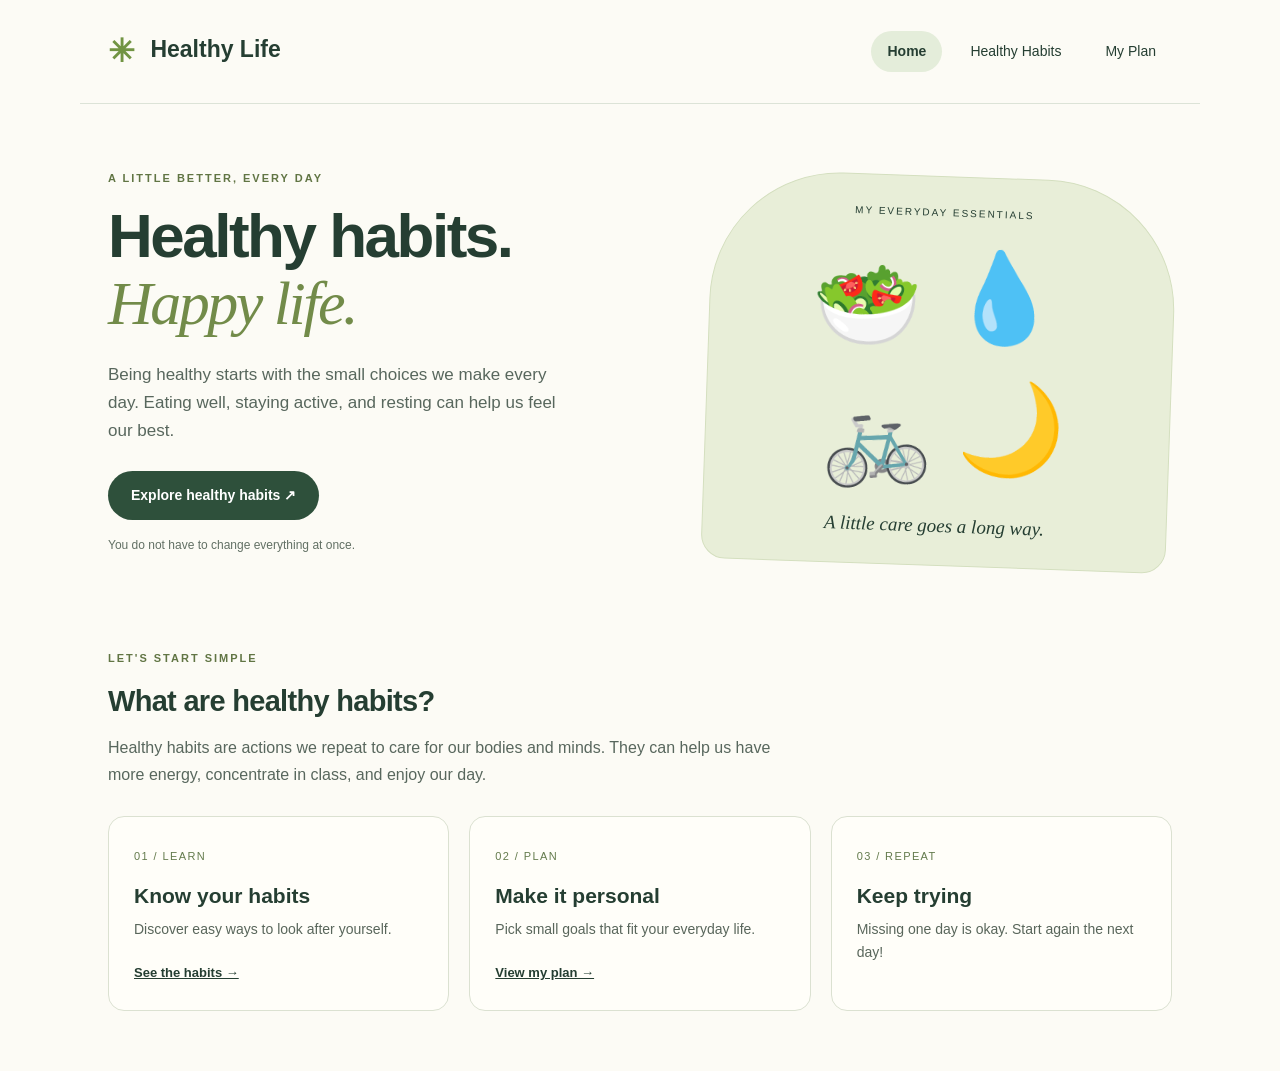
<file: index.html>
<!doctype html>
<html lang="en">
  <head>
    <meta charset="UTF-8">
    <meta name="viewport" content="width=device-width, initial-scale=1">
    <title>Home | Healthy Life</title>
    <link rel="stylesheet" href="style.css">
  </head>
  <body>
    <header>
      <a class="brand" href="index.html"><span>✳</span> Healthy Life</a>
      <nav aria-label="Main navigation">
        <a href="index.html" aria-current="page">Home</a>
        <a href="habits.html">Healthy Habits</a>
        <a href="plan.html">My Plan</a>
      </nav>
    </header>
    <main>
      <section class="hero">
        <div>
          <p class="eyebrow">A LITTLE BETTER, EVERY DAY</p>
          <h1>Healthy habits.<br><em>Happy life.</em></h1>
          <p class="intro">Being healthy starts with the small choices we make every day. Eating well, staying active, and resting can help us feel our best.</p>
          <a class="button" href="habits.html">Explore healthy habits ↗</a>
          <p class="small">You do not have to change everything at once.</p>
        </div>
        <div class="hero-art">
          <span class="art-label">MY EVERYDAY ESSENTIALS</span>
          <div class="art-icons" role="img" aria-label="A salad, water, a bicycle, and a moon represent healthy daily habits">🥗 💧<br>🚲 🌙</div>
          <span class="art-note">A little care goes a long way.</span>
        </div>
      </section>
      <section>
        <p class="eyebrow">LET'S START SIMPLE</p>
        <h2>What are healthy habits?</h2>
        <p class="section-intro">Healthy habits are actions we repeat to care for our bodies and minds. They can help us have more energy, concentrate in class, and enjoy our day.</p>
        <div class="three">
          <article class="mini">
            <span>01 / LEARN</span>
            <h3>Know your habits</h3>
            <p>Discover easy ways to look after yourself.</p>
            <a href="habits.html">See the habits →</a>
          </article>
          <article class="mini">
            <span>02 / PLAN</span>
            <h3>Make it personal</h3>
            <p>Pick small goals that fit your everyday life.</p>
            <a href="plan.html">View my plan →</a>
          </article>
          <article class="mini">
            <span>03 / REPEAT</span>
            <h3>Keep trying</h3>
            <p>Missing one day is okay. Start again the next day!</p>
          </article>
        </div>
      </section>
    </main>
  </body>
</html>
</file>
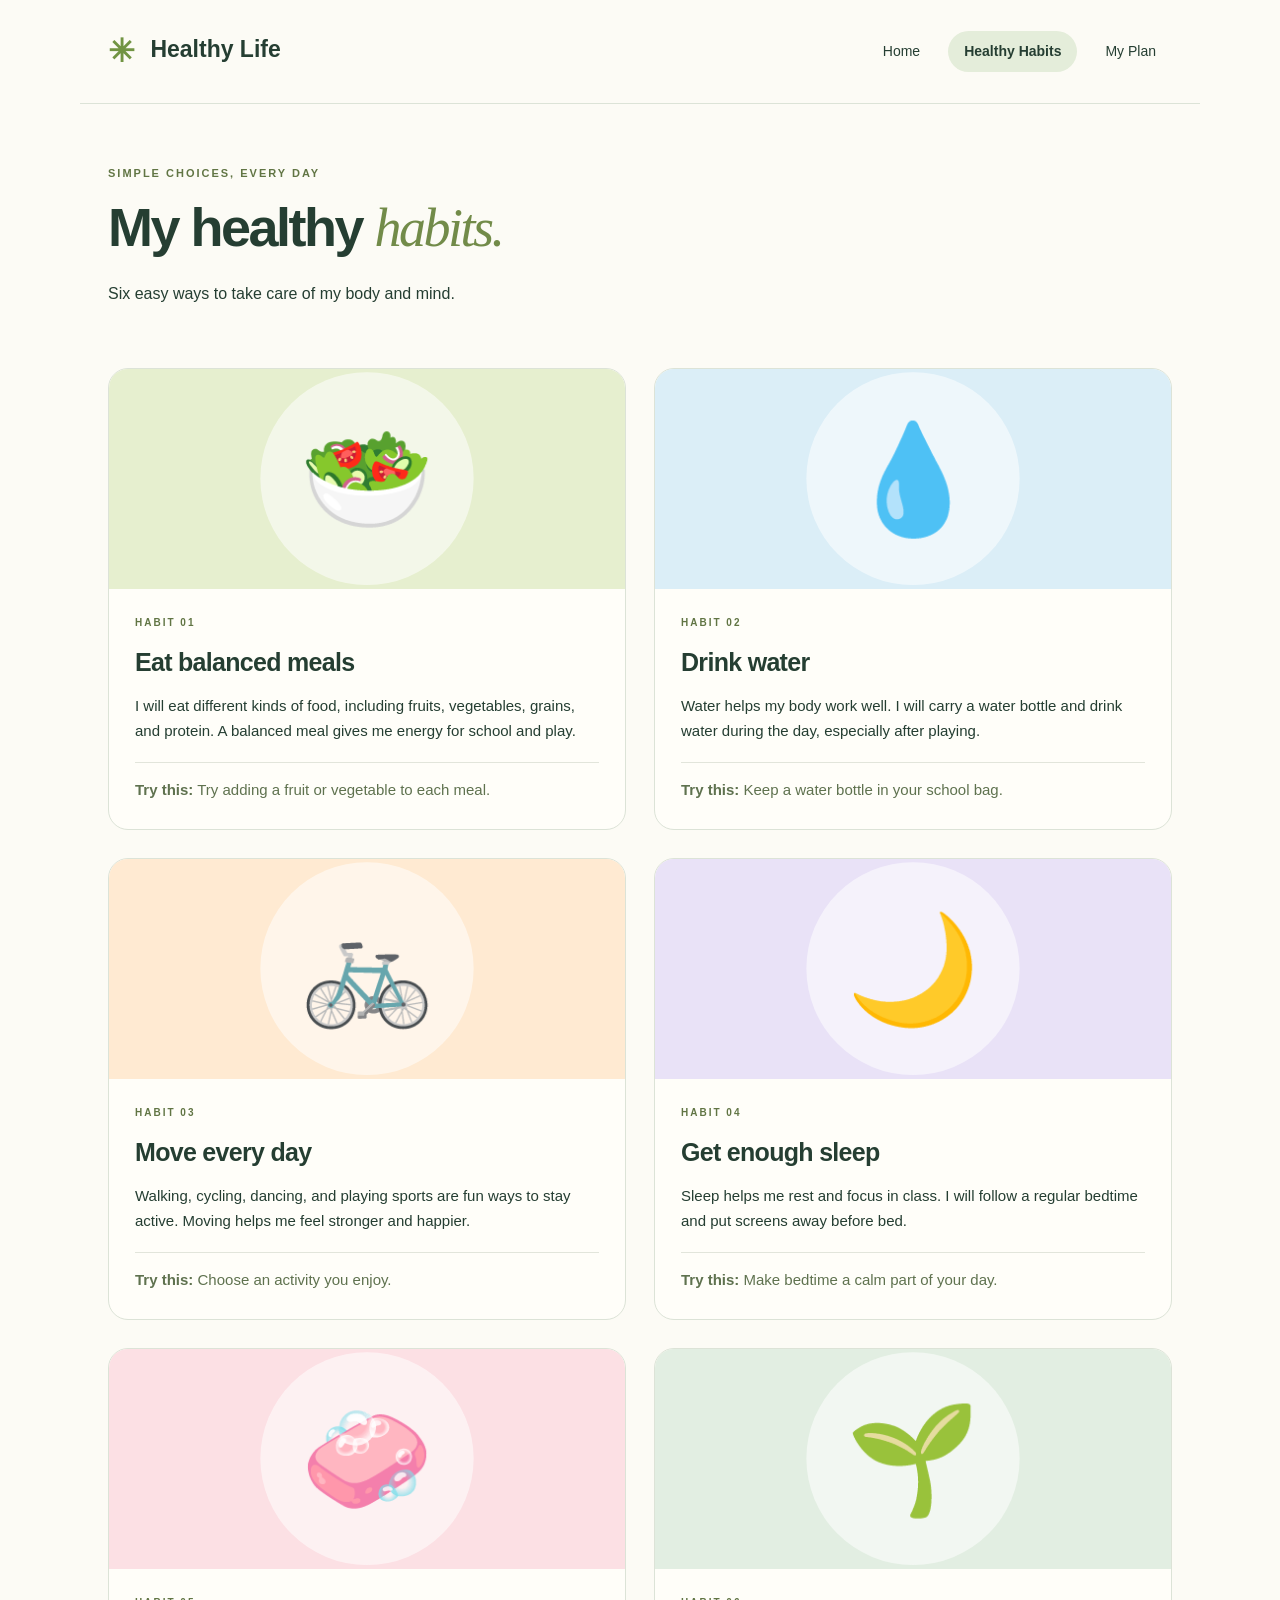
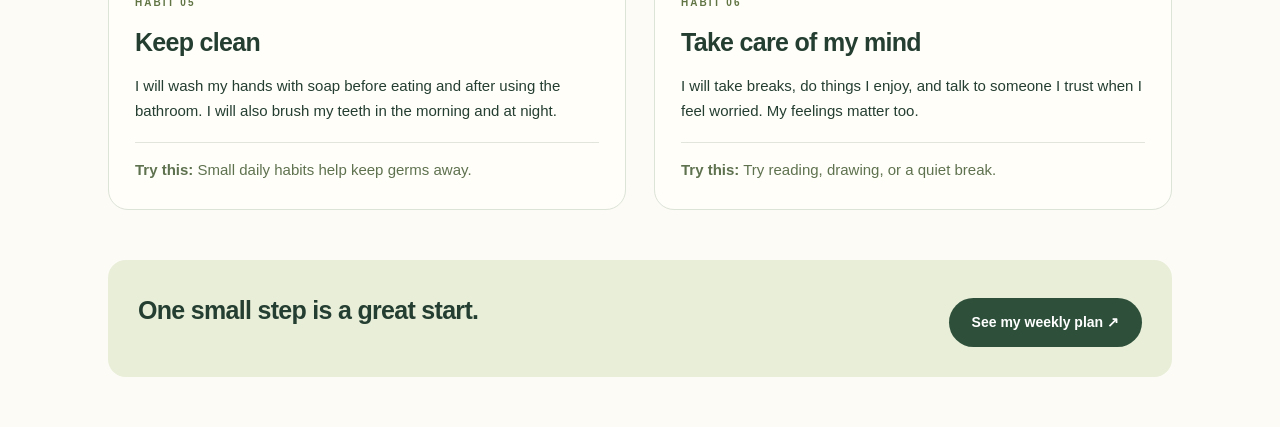
<file: habits.html>
<!doctype html>
<html lang="en">
  <head>
    <meta charset="UTF-8">
    <meta name="viewport" content="width=device-width, initial-scale=1">
    <title>Healthy Habits | Healthy Life</title>
    <link rel="stylesheet" href="style.css">
  </head>
  <body>
    <header>
      <a class="brand" href="index.html"><span>✳</span> Healthy Life</a>
      <nav aria-label="Main navigation">
        <a href="index.html">Home</a>
        <a href="habits.html" aria-current="page">Healthy Habits</a>
        <a href="plan.html">My Plan</a>
      </nav>
    </header>
    <main>
      <section class="page-heading">
        <p class="eyebrow">SIMPLE CHOICES, EVERY DAY</p>
        <h1>My healthy <em>habits.</em></h1>
        <p>Six easy ways to take care of my body and mind.</p>
      </section>
      <div class="habit-grid">
        <article class="habit">
          <img src="images/food.svg" alt="Illustration for eat balanced meals" width="600" height="360">
          <div class="habit-text">
            <p class="eyebrow">HABIT 01</p>
            <h2>Eat balanced meals</h2>
            <p>I will eat different kinds of food, including fruits, vegetables, grains, and protein. A balanced meal gives me energy for school and play.</p>
            <p class="tip"><strong>Try this:</strong> Try adding a fruit or vegetable to each meal.</p>
          </div>
        </article>
        <article class="habit">
          <img src="images/water.svg" alt="Illustration for drink water" width="600" height="360">
          <div class="habit-text">
            <p class="eyebrow">HABIT 02</p>
            <h2>Drink water</h2>
            <p>Water helps my body work well. I will carry a water bottle and drink water during the day, especially after playing.</p>
            <p class="tip"><strong>Try this:</strong> Keep a water bottle in your school bag.</p>
          </div>
        </article>
        <article class="habit">
          <img src="images/move.svg" alt="Illustration for move every day" width="600" height="360">
          <div class="habit-text">
            <p class="eyebrow">HABIT 03</p>
            <h2>Move every day</h2>
            <p>Walking, cycling, dancing, and playing sports are fun ways to stay active. Moving helps me feel stronger and happier.</p>
            <p class="tip"><strong>Try this:</strong> Choose an activity you enjoy.</p>
          </div>
        </article>
        <article class="habit">
          <img src="images/sleep.svg" alt="Illustration for get enough sleep" width="600" height="360">
          <div class="habit-text">
            <p class="eyebrow">HABIT 04</p>
            <h2>Get enough sleep</h2>
            <p>Sleep helps me rest and focus in class. I will follow a regular bedtime and put screens away before bed.</p>
            <p class="tip"><strong>Try this:</strong> Make bedtime a calm part of your day.</p>
          </div>
        </article>
        <article class="habit">
          <img src="images/clean.svg" alt="Illustration for keep clean" width="600" height="360">
          <div class="habit-text">
            <p class="eyebrow">HABIT 05</p>
            <h2>Keep clean</h2>
            <p>I will wash my hands with soap before eating and after using the bathroom. I will also brush my teeth in the morning and at night.</p>
            <p class="tip"><strong>Try this:</strong> Small daily habits help keep germs away.</p>
          </div>
        </article>
        <article class="habit">
          <img src="images/mind.svg" alt="Illustration for take care of my mind" width="600" height="360">
          <div class="habit-text">
            <p class="eyebrow">HABIT 06</p>
            <h2>Take care of my mind</h2>
            <p>I will take breaks, do things I enjoy, and talk to someone I trust when I feel worried. My feelings matter too.</p>
            <p class="tip"><strong>Try this:</strong> Try reading, drawing, or a quiet break.</p>
          </div>
        </article>
      </div>
      <aside class="callout">
        <h2>One small step is a great start.</h2>
        <a class="button" href="plan.html">See my weekly plan ↗</a>
      </aside>
    </main>
  </body>
</html>
</file>
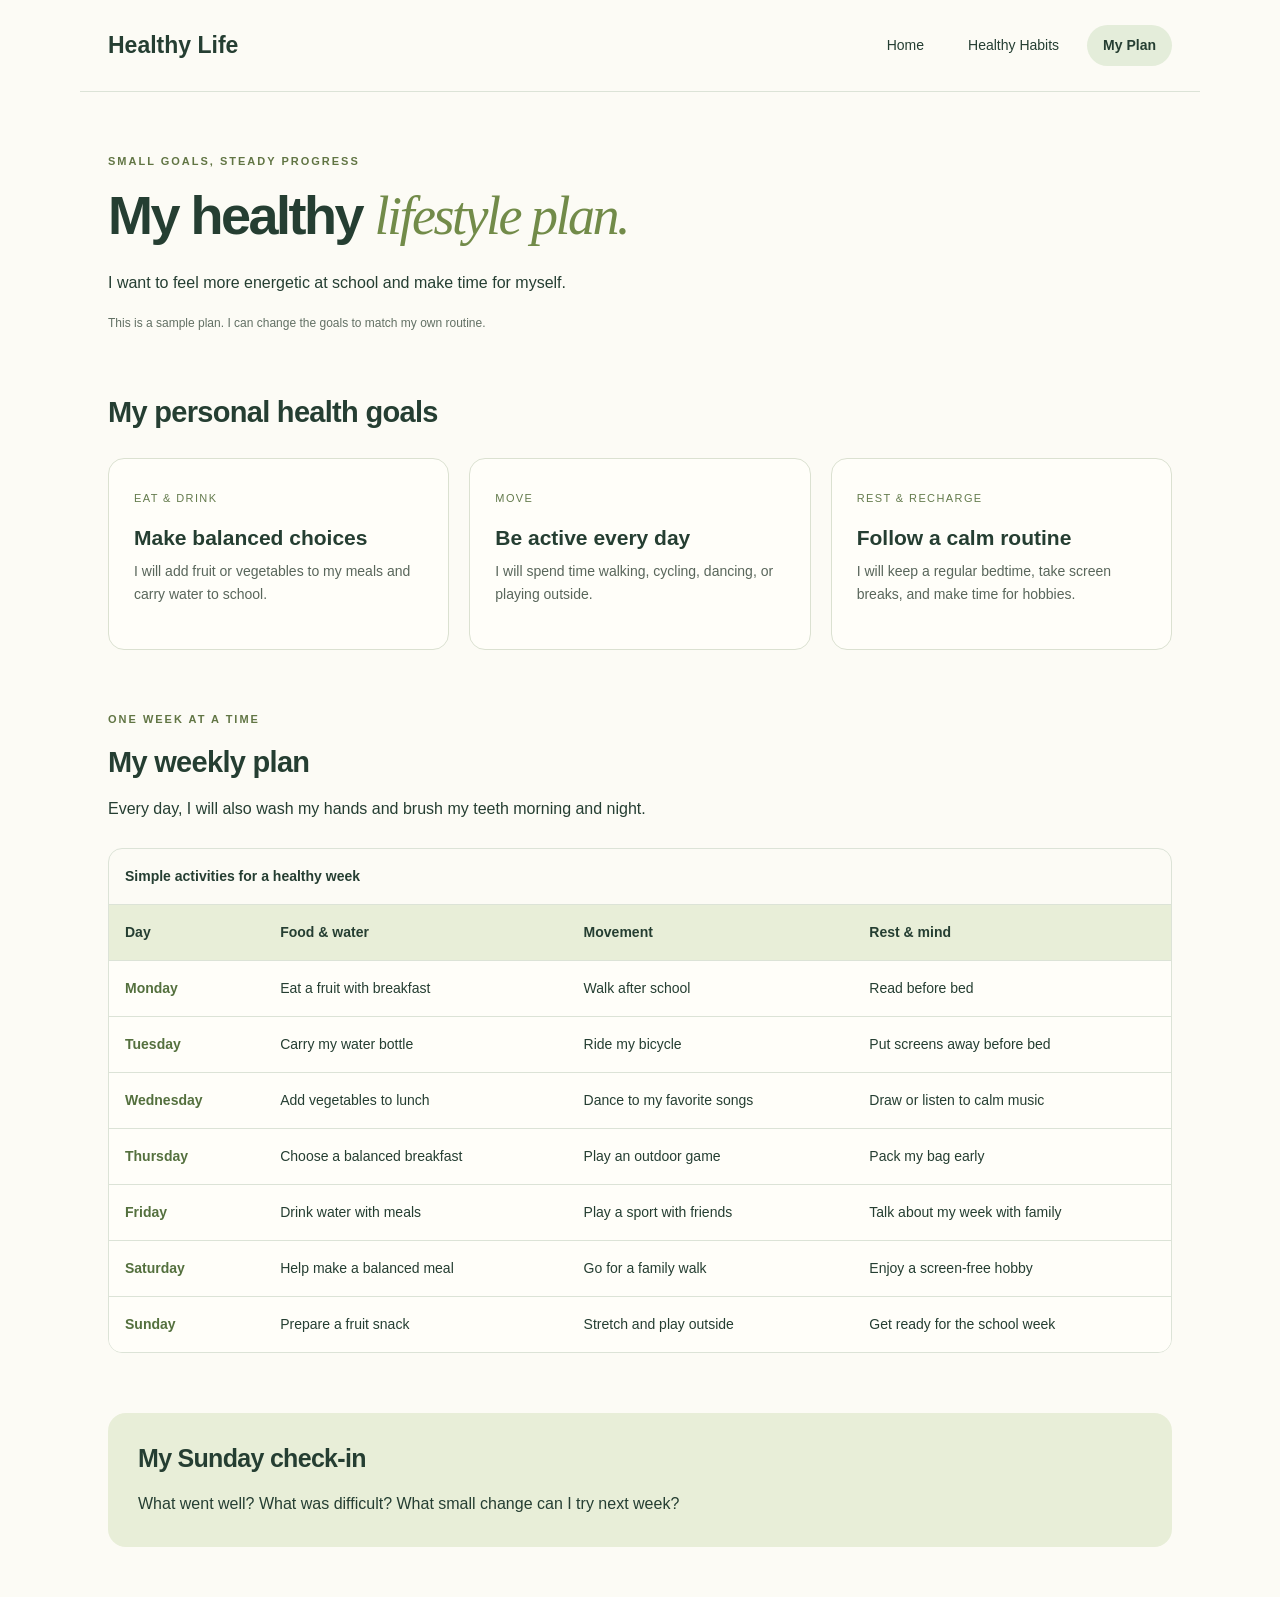
<file: plan.html>
<!doctype html>
<html lang="en">
  <head>
    <meta charset="UTF-8">
    <meta name="viewport" content="width=device-width, initial-scale=1">
    <title>My Healthy Lifestyle Plan | Healthy Life</title>
    <link rel="stylesheet" href="style.css">
  </head>
  <body>
    <header>
      <a class="brand" href="index.html">Healthy Life</a>
      <nav aria-label="Main navigation">
        <a href="index.html">Home</a>
        <a href="habits.html">Healthy Habits</a>
        <a href="plan.html" aria-current="page">My Plan</a>
      </nav>
    </header>
    <main>
      <section class="page-heading">
        <p class="eyebrow">SMALL GOALS, STEADY PROGRESS</p>
        <h1>My healthy <em>lifestyle plan.</em></h1>
        <p>I want to feel more energetic at school and make time for myself.</p>
        <p class="small">This is a sample plan. I can change the goals to match my own routine.</p>
      </section>
      <section>
        <h2>My personal health goals</h2>
        <div class="three">
          <article class="mini">
            <span>EAT & DRINK</span>
            <h3>Make balanced choices</h3>
            <p>I will add fruit or vegetables to my meals and carry water to school.</p>
          </article>
          <article class="mini">
            <span>MOVE</span>
            <h3>Be active every day</h3>
            <p>I will spend time walking, cycling, dancing, or playing outside.</p>
          </article>
          <article class="mini">
            <span>REST & RECHARGE</span>
            <h3>Follow a calm routine</h3>
            <p>I will keep a regular bedtime, take screen breaks, and make time for hobbies.</p>
          </article>
        </div>
      </section>
      <section>
        <p class="eyebrow">ONE WEEK AT A TIME</p>
        <h2>My weekly plan</h2>
        <p>Every day, I will also wash my hands and brush my teeth morning and night.</p>
        <div class="table-wrap">
          <table>
            <caption>Simple activities for a healthy week</caption>
            <thead>
              <tr>
                <th scope="col">Day</th>
                <th scope="col">Food & water</th>
                <th scope="col">Movement</th>
                <th scope="col">Rest & mind</th>
              </tr>
            </thead>
            <tbody>
              <tr>
                <th scope="row">Monday</th>
                <td>Eat a fruit with breakfast</td>
                <td>Walk after school</td>
                <td>Read before bed</td>
              </tr>
              <tr>
                <th scope="row">Tuesday</th>
                <td>Carry my water bottle</td>
                <td>Ride my bicycle</td>
                <td>Put screens away before bed</td>
              </tr>
              <tr>
                <th scope="row">Wednesday</th>
                <td>Add vegetables to lunch</td>
                <td>Dance to my favorite songs</td>
                <td>Draw or listen to calm music</td>
              </tr>
              <tr>
                <th scope="row">Thursday</th>
                <td>Choose a balanced breakfast</td>
                <td>Play an outdoor game</td>
                <td>Pack my bag early</td>
              </tr>
              <tr>
                <th scope="row">Friday</th>
                <td>Drink water with meals</td>
                <td>Play a sport with friends</td>
                <td>Talk about my week with family</td>
              </tr>
              <tr>
                <th scope="row">Saturday</th>
                <td>Help make a balanced meal</td>
                <td>Go for a family walk</td>
                <td>Enjoy a screen-free hobby</td>
              </tr>
              <tr>
                <th scope="row">Sunday</th>
                <td>Prepare a fruit snack</td>
                <td>Stretch and play outside</td>
                <td>Get ready for the school week</td>
              </tr>
            </tbody>
          </table>
        </div>
      </section>
      <aside class="callout">
        <div>
          <h2>My Sunday check-in</h2>
          <p>What went well? What was difficult? What small change can I try next week?</p>
        </div>
      </aside>
    </main>
  </body>
</html>
</file>
<file: style.css>
* {
  box-sizing: border-box;
}

body {
  margin: 0;
  background: #fcfbf5;
  color: #253e32;
  font-family: Arial, sans-serif;
  line-height: 1.65;
}

a {
  color: inherit;
}

header,
main,
footer {
  max-width: 1120px;
  margin: auto;
}

header {
  display: flex;
  align-items: center;
  justify-content: space-between;
  padding: 25px 28px;
  border-bottom: 1px solid #dce3d7;
}

.brand {
  text-decoration: none;
  font-size: 23px;
  font-weight: bold;
}

.brand span {
  color: #719443;
  font-size: 32px;
  vertical-align: middle;
  margin-right: 9px;
}

nav {
  display: flex;
  gap: 12px;
}

nav a {
  text-decoration: none;
  padding: 9px 16px;
  border-radius: 30px;
  font-size: 14px;
}

nav a[aria-current] {
  background: #e4edda;
  font-weight: bold;
}

nav a:hover {
  background: #edf1e6;
}

main {
  padding: 0 28px;
}

section {
  margin: 60px 0;
}

.hero {
  display: grid;
  grid-template-columns: 1.15fr 1fr;
  gap: 65px;
  align-items: center;
  margin: 65px 0 75px;
}

.eyebrow {
  font-size: 11px;
  letter-spacing: 2px;
  font-weight: bold;
  color: #617544;
  margin: 0 0 16px;
}

h1 {
  font-size: 62px;
  line-height: 1.08;
  letter-spacing: -2.5px;
  margin: 0 0 24px;
}

h1 em {
  font-family: Georgia, serif;
  font-weight: normal;
  color: #728b49;
}

h2 {
  font-size: 29px;
  line-height: 1.25;
  letter-spacing: -0.7px;
  margin: 0 0 16px;
}

h3 {
  font-size: 21px;
  line-height: 1.3;
  margin: 14px 0 8px;
}

p {
  margin: 0 0 18px;
}

.intro {
  font-size: 17px;
  max-width: 470px;
  color: #58675d;
}

.button {
  display: inline-block;
  background: #2e503b;
  color: white;
  padding: 13px 23px;
  border-radius: 30px;
  text-decoration: none;
  font-weight: bold;
  font-size: 14px;
  margin: 8px 0 16px;
}

.button:hover {
  background: #496845;
}

.small {
  font-size: 12px;
  color: #627064;
}

.hero-art {
  background: #e8eed8;
  border-radius: 130px 130px 24px 24px;
  min-height: 390px;
  display: flex;
  align-items: center;
  justify-content: center;
  flex-direction: column;
  transform: rotate(2deg);
  border: 1px solid #d4dfbf;
}

.art-label {
  font-size: 10px;
  letter-spacing: 2px;
}

.art-icons {
  font-family: "Segoe UI Emoji", sans-serif;
  font-size: 88px;
  line-height: 1.5;
  transform: rotate(-5deg);
  margin: 15px;
}

.art-note {
  font: italic 19px Georgia, serif;
}

.section-intro {
  max-width: 670px;
  color: #58675d;
}

.three {
  display: grid;
  grid-template-columns: repeat(3, 1fr);
  gap: 20px;
  margin-top: 28px;
}

.mini {
  border: 1px solid #dbe1d1;
  border-radius: 16px;
  padding: 25px;
  background: #fffef9;
}

.mini > span {
  font-size: 11px;
  letter-spacing: 1.4px;
  color: #647b4d;
}

.mini p {
  color: #59665b;
  font-size: 14px;
}

.mini a {
  font-size: 13px;
  font-weight: bold;
}

.page-heading {
  max-width: 800px;
}

.page-heading h1 {
  font-size: 54px;
}

.habit-grid {
  display: grid;
  grid-template-columns: repeat(2, 1fr);
  gap: 28px;
}

.habit {
  background: #fffef9;
  border: 1px solid #dce3d7;
  border-radius: 20px;
  overflow: hidden;
}

.habit img {
  display: block;
  width: 100%;
  height: 220px;
  object-fit: cover;
}

.habit-text {
  padding: 26px;
}

.habit-text h2 {
  font-size: 25px;
}

.habit-text p {
  font-size: 15px;
}

.habit-text .eyebrow {
  font-size: 10px;
}

.tip {
  padding-top: 15px;
  border-top: 1px solid #e2e5db;
  color: #5f724f;
  margin-bottom: 0;
}

.callout {
  display: flex;
  align-items: center;
  justify-content: space-between;
  gap: 25px;
  background: #e8eed8;
  padding: 30px;
  border-radius: 18px;
  margin: 50px 0;
}

.callout h2 {
  font-size: 25px;
}

.callout p,
.callout .button {
  margin-bottom: 0;
}

.star {
  font-size: 65px;
  color: #748e47;
}

.table-wrap {
  overflow-x: auto;
  border: 1px solid #dce3d7;
  border-radius: 14px;
  margin-top: 25px;
}

table {
  width: 100%;
  border-collapse: collapse;
  font-size: 14px;
  background: #fffef9;
}

caption {
  text-align: left;
  padding: 16px;
  font-weight: bold;
}

th,
td {
  text-align: left;
  padding: 16px;
  border-top: 1px solid #dce3d7;
}

thead {
  background: #e8eed8;
}

tbody th {
  color: #54703e;
}

footer {
  padding: 26px 28px;
  border-top: 1px solid #dce3d7;
  display: flex;
  justify-content: space-between;
  gap: 15px;
  font-size: 11px;
  color: #61715f;
}

a:focus-visible {
  outline: 3px solid #b87932;
  outline-offset: 4px;
}

@media (max-width: 700px) {
  header {
    align-items: flex-start;
    flex-direction: column;
    gap: 12px;
    padding: 18px 20px;
  }

  nav {
    gap: 2px;
  }

  nav a {
    padding: 7px 11px;
  }

  main {
    padding: 0 20px;
  }

  .hero {
    grid-template-columns: 1fr;
    gap: 30px;
    margin: 38px 0 50px;
  }

  h1,
  .page-heading h1 {
    font-size: 43px;
    letter-spacing: -1.5px;
  }

  .hero-art {
    min-height: 300px;
    max-width: 420px;
    width: 100%;
    margin: auto;
  }

  .art-icons {
    font-size: 70px;
  }

  .three,
  .habit-grid {
    grid-template-columns: 1fr;
  }

  section {
    margin: 40px 0;
  }

  .callout,
  footer {
    flex-direction: column;
    align-items: flex-start;
  }

  .habit img {
    height: 200px;
  }

  th,
  td {
    min-width: 140px;
    padding: 12px;
  }

  .star {
    display: none;
  }
}
</file>
